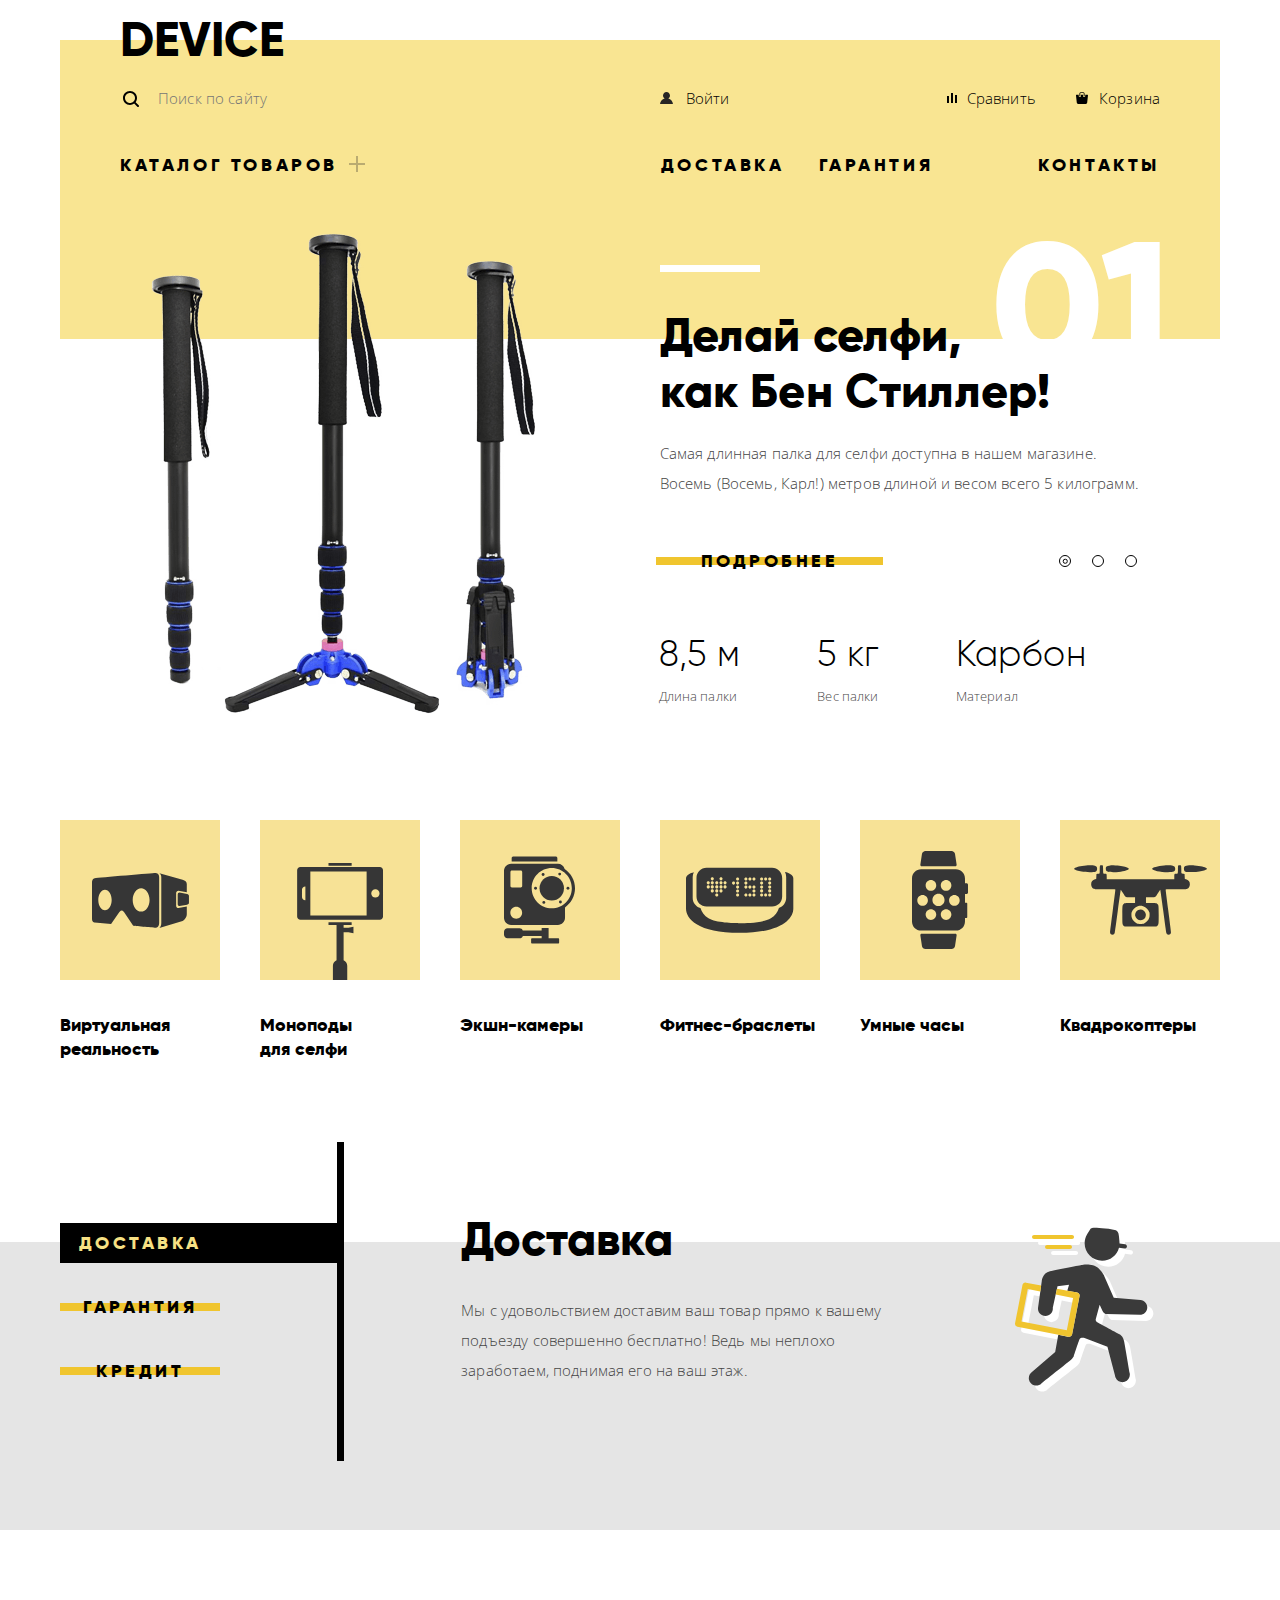
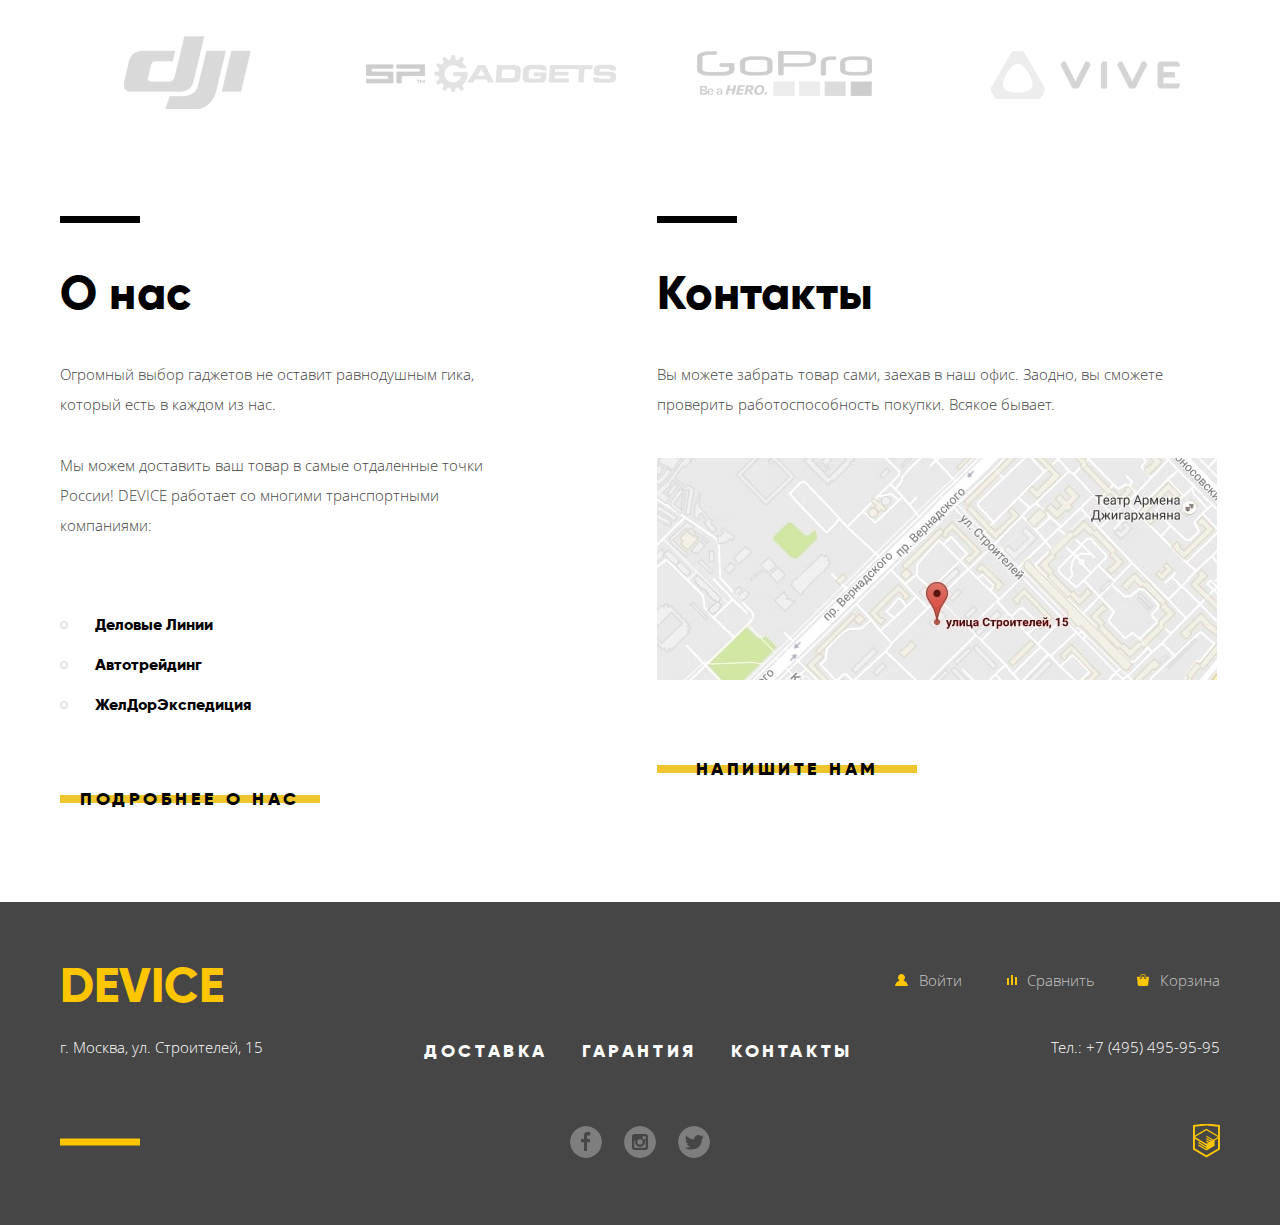
<file: index.html>
<!DOCTYPE html>
<html lang="ru">

<head>
  <meta charset="utf-8">
  <title>HTML Academy: Девайс</title>
  <link href="css/normalize-min.css" rel="stylesheet">
  <link href="css/style-min.css" rel="stylesheet">
</head>

<body class="index">
  <div class="inner">
    <header class="main-header">
      <div class="flex-container">
        <a class="page-header__logo logo">
          <h1>Device</h1>
        </a>
        <div class="navigation flex-container">
          <form class="search" name="search" method="POST" action="https://echo.htmlacademy.ru">
            <input type='text' name="search" class="search__input" id="search" required placeholder="Поиск по сайту">
            <button type="submit" class="search__button">Найти</button>
          </form>
          <div class="navigation__container flex-container">
            <ul class="user-menu flex-container">
              <li class="user-menu__login">
                <a href="#">Войти</a>
              </li>
            </ul>
            <ul class="products-menu flex-container">
              <li class="products-menu__item products-menu__item--compare">
                <a href="#">Сравнить</a>
              </li>
              <li class="products-menu__item products-menu__item--cart">
                <a href="#">Корзина</a>
              </li>
            </ul>
          </div>
        </div>
      </div>
      <nav class="main-nav flex-container">
        <div class="main-nav__catalog">
          <a href="catalog.html" class="main-nav__title">Каталог товаров</a>
          <div class="site-menu flex-container">
            <ul class="site-menu__column">
              <li class="site-menu__item">
                <a href="#">Виртуальная реальность</a>
              </li>
              <li class="site-menu__item">
                <a href="catalog.html">Моноподы для селфи</a>
              </li>
              <li class="site-menu__item">
                <a href="#">Экшн-камеры</a>
              </li>
            </ul>
            <ul class="site-menu__column">
              <li class="site-menu__item">
                <a href="#">Фитнес-браслеты</a>
              </li>
              <li class="site-menu__item">
                <a href="#">Умные часы</a>
              </li>
            </ul>
            <ul class="site-menu__column">
              <li class="site-menu__item">
                <a href="#">Квадрокоптеры</a>
              </li>
            </ul>
          </div>
        </div>
        <ul class="about flex-container">
          <li class="about__item">
            <a href="#">Доставка</a>
          </li>
          <li class="about__item">
            <a href="#">Гарантия</a>
          </li>
          <li class="about__item about__item--contacts">
            <a href="#">Контакты</a>
          </li>
        </ul>
      </nav>
    </header>
  </div>
  <main class="main">
    <div class="inner">
      <section class="slider">
        <span class="visually-hidden">Кпопки для перехода по слайдам</span>
        <input type="radio" id="btn-1" name="toggle" checked class="btn-1 visually-hidden">
        <input type="radio" id="btn-2" name="toggle" class="btn-2 visually-hidden">
        <input type="radio" id="btn-3" name="toggle" class="btn-3 visually-hidden">
        <div class="slider__controls">
          <label class="slider__control" for="btn-1">
            <span class="visually-hidden">1</span>
          </label>
          <label class="slider__control" for="btn-2">
            <span class="visually-hidden">2</span>
          </label>
          <label class="slider__control" for="btn-3">
            <span class="visually-hidden">3</span>
          </label>
        </div>
        <div class="slider__inner">
          <div class="slider__items">
            <article class="slider__slide flex-container">
              <div class="slider__column slider__column--image">
                <img src="img/selfie-stick.png" alt="Самая длинная селфи-палка" width="384" height="486">
              </div>
              <div class="slider__column slider__column--content">
                <h2 class="slider__title">Делай селфи,
                  <br>как Бен Стиллер!
                </h2>
                <p class="slider__caption">Самая длинная палка для селфи доступна в нашем магазине. Восемь (Восемь, Карл!) метров длиной и весом всего 5 килограмм.
                </p>
                <a href="#" class="slider__link link">
                  <span>Подробнее</span>
                </a>
                <table class="slider__qualities">
                  <tbody>
                    <tr class="slider__quality">
                      <td class="slider__description">Длина палки</td>
                      <td class="slider__quantity">8,5 м</td>
                    </tr>
                    <tr class="slider__quality">
                      <td class="slider__description">Вес палки</td>
                      <td class="slider__quantity">5 кг</td>
                    </tr>
                    <tr class="slider__quality">
                      <td class="slider__description">Материал</td>
                      <td class="slider__quantity">Карбон</td>
                    </tr>
                  </tbody>
                </table>
              </div>
            </article>
            <article class="slider__slide flex-container">
              <div class="slider__column slider__column--image">
                <img src="img/fitness-weightloss.png" alt="Фитнес-браслет" width="345" height="485">
              </div>
              <div class="slider__column slider__column--content">
                <h2 class="slider__title">Худеем
                  <br>правильно!
                </h2>
                <p class="slider__caption">Мотивирующие фитнес-браслеты помогут найти в себе силы не пропускать занятия и соблюдать диету.
                </p>
                <a href="#" class="slider__link link">
                  <span>Подробнее</span>
                </a>
                <table class="slider__qualities">
                  <tbody>
                    <tr class="slider__quality">
                      <td class="slider__description">Без подзарядки</td>
                      <td class="slider__quantity">48 часов</td>
                    </tr>
                  </tbody>
                </table>
              </div>
            </article>
            <article class="slider__slide flex-container">
              <div class="slider__column slider__column--image">
                <img src="img/drone-bee.png" alt="Дрон с мощным лазером" width="526" height="334">
              </div>
              <div class="slider__column slider__column--content">
                <h2 class="slider__title">Порхает как бабочка, жалит как пчела!
                </h2>
                <p class="slider__caption">Этот обычный, на первый взгляд, квадрокоптер оснащен мощным лазером, замаскированным под стандартную камеру.
                </p>
                <a href="#" class="slider__link link">
                  <span>Подробнее</span>
                </a>
                <table class="slider__qualities">
                  <tbody>
                    <tr class="slider__quality">
                      <td class="slider__description">Дальность полета</td>
                      <td class="slider__quantity">800 м</td>
                    </tr>
                    <tr class="slider__quality">
                      <td class="slider__description">Радиус поражения</td>
                      <td class="slider__quantity">50 м</td>
                    </tr>
                  </tbody>
                </table>
              </div>
            </article>
          </div>
        </div>
      </section>
      <section class="popular">
        <ul class="popular__items flex-container">
          <li class="popular__item popular__item--vr">
            <a href="#" class="popular__caption">Виртуальная реальность</a>
          </li>
          <li class="popular__item popular__item--selfie">
            <a href="#" class="popular__caption">Моноподы для селфи</a>
          </li>
          <li class="popular__item popular__item--action">
            <a href="#" class="popular__caption">Экшн-камеры</a>
          </li>
          <li class="popular__item popular__item--fitness">
            <a href="#" class="popular__caption">Фитнес-браслеты</a>
          </li>
          <li class="popular__item popular__item--smart">
            <a href="#" class="popular__caption">Умные часы</a>
          </li>
          <li class="popular__item popular__item--drone">
            <a href="#" class="popular__caption">Квадрокоптеры</a>
          </li>
        </ul>
      </section>
    </div>
    <section class="services">
      <div class="inner flex-container">
        <input type="radio" id="services-1" name="toggle_services" checked class="services-1 visually-hidden">
        <input type="radio" id="services-2" name="toggle_services" class="services-2 visually-hidden">
        <input type="radio" id="services-3" name="toggle_services" class="services-3 visually-hidden">
        <div class="services__names">
          <label class="services__name link" for="services-1">
            <span>Доставка</span>
          </label>
          <label class="services__name link" for="services-2">
            <span>Гарантия</span>
          </label>
          <label class="services__name link" for="services-3">
            <span>Кредит</span>
          </label>
        </div>
        <div class="services__inner">
          <ul class="services__items">
            <li class="services__item services__item--delivery">
              <div class="services__content">
                <h3 class="services__title">Доставка</h3>
                <p class="services__caption">Мы с удовольствием доставим ваш товар прямо к вашему подъезду совершенно бесплатно! Ведь мы неплохо заработаем, поднимая его на ваш этаж.</p>
              </div>
            </li>
            <li class="services__item services__item--warranty">
              <div class="services__content">
                <h3 class="services__title">Гарантия</h3>
                <p class="services__caption">Если из-за возгорания купленного у нас товара у вас сгорит дом — не переживайте, мы выдадим вам новый. Товар, не дом, конечно же.</p>
              </div>
            </li>
            <li class="services__item services__item--loan">
              <div class="services__content">
                <h3 class="services__title">Кредит</h3>
                <p class="services__caption">Залезть в долговую яму стало проще! Кредитные консультанты подберут для вас наиболее выгодные условия кредита. Выгодные для нашего банка, разумеется.</p>
              </div>
            </li>
          </ul>
        </div>
      </div>
    </section>
    <div class="inner">
      <section class="logos">
        <a href="#" class="logos__link logos__link--dji">
          <img src="img/logo_dji.png" alt="Производитель Dji" width="260" height="100" class="logos__idle">
          <img src="img/logo_dji_color.png" alt="Производитель Dji" width="260" height="100" class="logos__active">
        </a>
        <a href="#" class="logos__link logos__link--sp">
          <img src="img/logo_sp.png" alt="Производитель s7 gadgets" width="260" height="100" class="logos__idle">
          <img src="img/logo_sp_color.png" alt="Производитель s7 gadgets" width="260" height="100" class="logos__active">
        </a>
        <a href="#" class="logos__link logos__link--gopro">
          <img src="img/logo_go_pro.png" alt="Производитель Go Pro" width="260" height="100" class="logos__idle">
          <img src="img/logo_go_pro_color.png" alt="Производитель Go Pro" width="260" height="100" class="logos__active">
        </a>
        <a href="#" class="logos__link logos__link--vive">
          <img src="img/logo_vive.png" alt="Производитель Vive" width="260" height="100" class="logos__idle">
          <img src="img/logo_vive_color.png" alt="Производитель Vive" width="260" height="100" class="logos__active">
        </a>
      </section>
      <section class="info">
        <section class="description">
          <h2 class="description__header">О нас</h2>
          <p class="description__content">Огромный выбор гаджетов не оставит равнодушным гика, который есть в каждом из
            нас.</p>
          <p class="description__content">Мы можем доставить ваш товар в самые отдаленные точки России! DEVICE работает со многими транспортными компаниями:</p>
          <ul class="description__list">
            <li class="description__item">
              <a href="#">Деловые Линии</a>
            </li>
            <li class="description__item">
              <a href="#">Автотрейдинг</a>
            </li>
            <li class="description__item">
              <a href="#">ЖелДорЭкспедиция</a>
            </li>
          </ul>
          <a href="#" class="link description__link">
            <span>Подробнее о нас</span>
          </a>
        </section>
        <section class="description">
          <h2 class="description__header">Контакты</h2>
          <p class="description__content">Вы можете забрать товар сами, заехав в наш офис. Заодно, вы сможете проверить работоспособность покупки. Всякое бывает.</p>
          <a href="map.html" class="description__map js-map-btn">
            <img src="img/map_small.jpg" alt="Офис компании по адресу: улица Строителей, 15" width="560" height="222">
          </a>
          <a href="write_us.html" class="link description__link js-feedback-btn">
            <span>Напишите нам</span>
          </a>
        </section>
      </section>
    </div>
  </main>
  <footer class="footer">
    <div class="inner">
      <section class="footer__products flex-container">
        <a class="footer__logo">
          <h2>Device</h2>
        </a>
        <ul class="footer__navigation">
          <li class="footer__navigation-item footer__navigation-item--login">
            <a href="#">Войти</a>
          </li>
          <li class="footer__navigation-item footer__navigation-item--compare">
            <a href="#">Сравнить</a>
          </li>
          <li class="footer__navigation-item footer__navigation-item--cart">
            <a href="#">Корзина</a>
          </li>
        </ul>
      </section>
      <section class="footer__about flex-container">
        <span class="footer__address">г. Москва, ул. Строителей, 15 </span>
        <ul class="footer__services flex-container">
          <li class="footer__services-item">
            <a href="#">Доставка</a>
          </li>
          <li class="footer__services-item">
            <a href="#">Гарантия</a>
          </li>
          <li class="footer__services-item">
            <a href="#">Контакты</a>
          </li>
        </ul>
        <span class="footer__tel">Тел.:
          <a href="tel:+74954959595">+7 (495) 495-95-95</a>
        </span>
      </section>
      <section class="footer__links flex-container">
        <ul class="footer__socials flex-container">
          <li class="footer__social footer__social--fb">
            <a href="#">
              <span class="visually-hidden">Facebook</span>
            </a>
          </li>
          <li class="footer__social footer__social--insta">
            <a href="#">
              <span class="visually-hidden">Instagram</span>
            </a>
          </li>
          <li class="footer__social footer__social--tw">
            <a href="#">
              <span class="visually-hidden">Twitter</span>
            </a>
          </li>
        </ul>
        <a href="https://htmlacademy.ru/intensive/htmlcss" class="footer__creator">
          <img src="img/logo_htmlacademy.svg" alt="Лого школы Htmlacademy" width="27" height="35">
        </a>
      </section>
    </div>
  </footer>
  <section class="modal modal--map js-map-container">
    <button type="button" name="close_popup" class="close js-close">
      <span class="visually-hidden">Закрыть попап</span>
    </button>
    <h2 class="visually-hidden">Как до нас добраться</h2>
    <iframe src="https://www.google.com/maps/embed?pb=!1m18!1m12!1m3!1d2249.1125488779976!2d37.52742931592807!3d55.687030980535816!2m3!1f0!2f0!3f0!3m2!1i1024!2i768!4f13.1!3m3!1m2!1s0x46b54cf65f5c8955%3A0x694710ccd55501e!2sUlitsa+Stroiteley%2C+15%2C+Moskva%2C+119311!5e0!3m2!1sen!2sru!4v1536131745288"
      width="960" height="559" allowfullscreen></iframe>
    <img src="img/map.jpg" alt="Офис компании по адресу: улица Строителей, 15" width="960" height="559">
  </section>
  <section class="modal modal--feedback js-feedback-container">
    <form class="feedback js-feedback-form" name="feedback" method="POST" action="https://echo.htmlacademy.ru">
      <button type="button" name="close_popup" class="close js-close">
        <span class="visually-hidden">Закрыть попап</span>
      </button>
      <div class="feedback__top flex-container">
        <label class="feedback__label">Ваше имя:
          <input id="name" class="feedback__input js-feedback-name" type="text" name="name" placeholder="Имя Фамилия">
        </label>
        <label class="feedback__label">Ваш e-mail:
          <input id="email" class="feedback__input js-feedback-email" type="email" name="email" placeholder="email@example.com">
        </label>
      </div>
      <label class="feedback__label">Текст письма:
        <textarea id="text" class="feedback__input js-feedback-text" name="feedback_text" placeholder="В свободной форме"></textarea>
      </label>
      <button type="submit" class="feedback__link link">
        <span>Отправить</span>
      </button>
    </form>
  </section>
  <script src="js/scripts-min.js"></script>
</body>

</html>
</file>
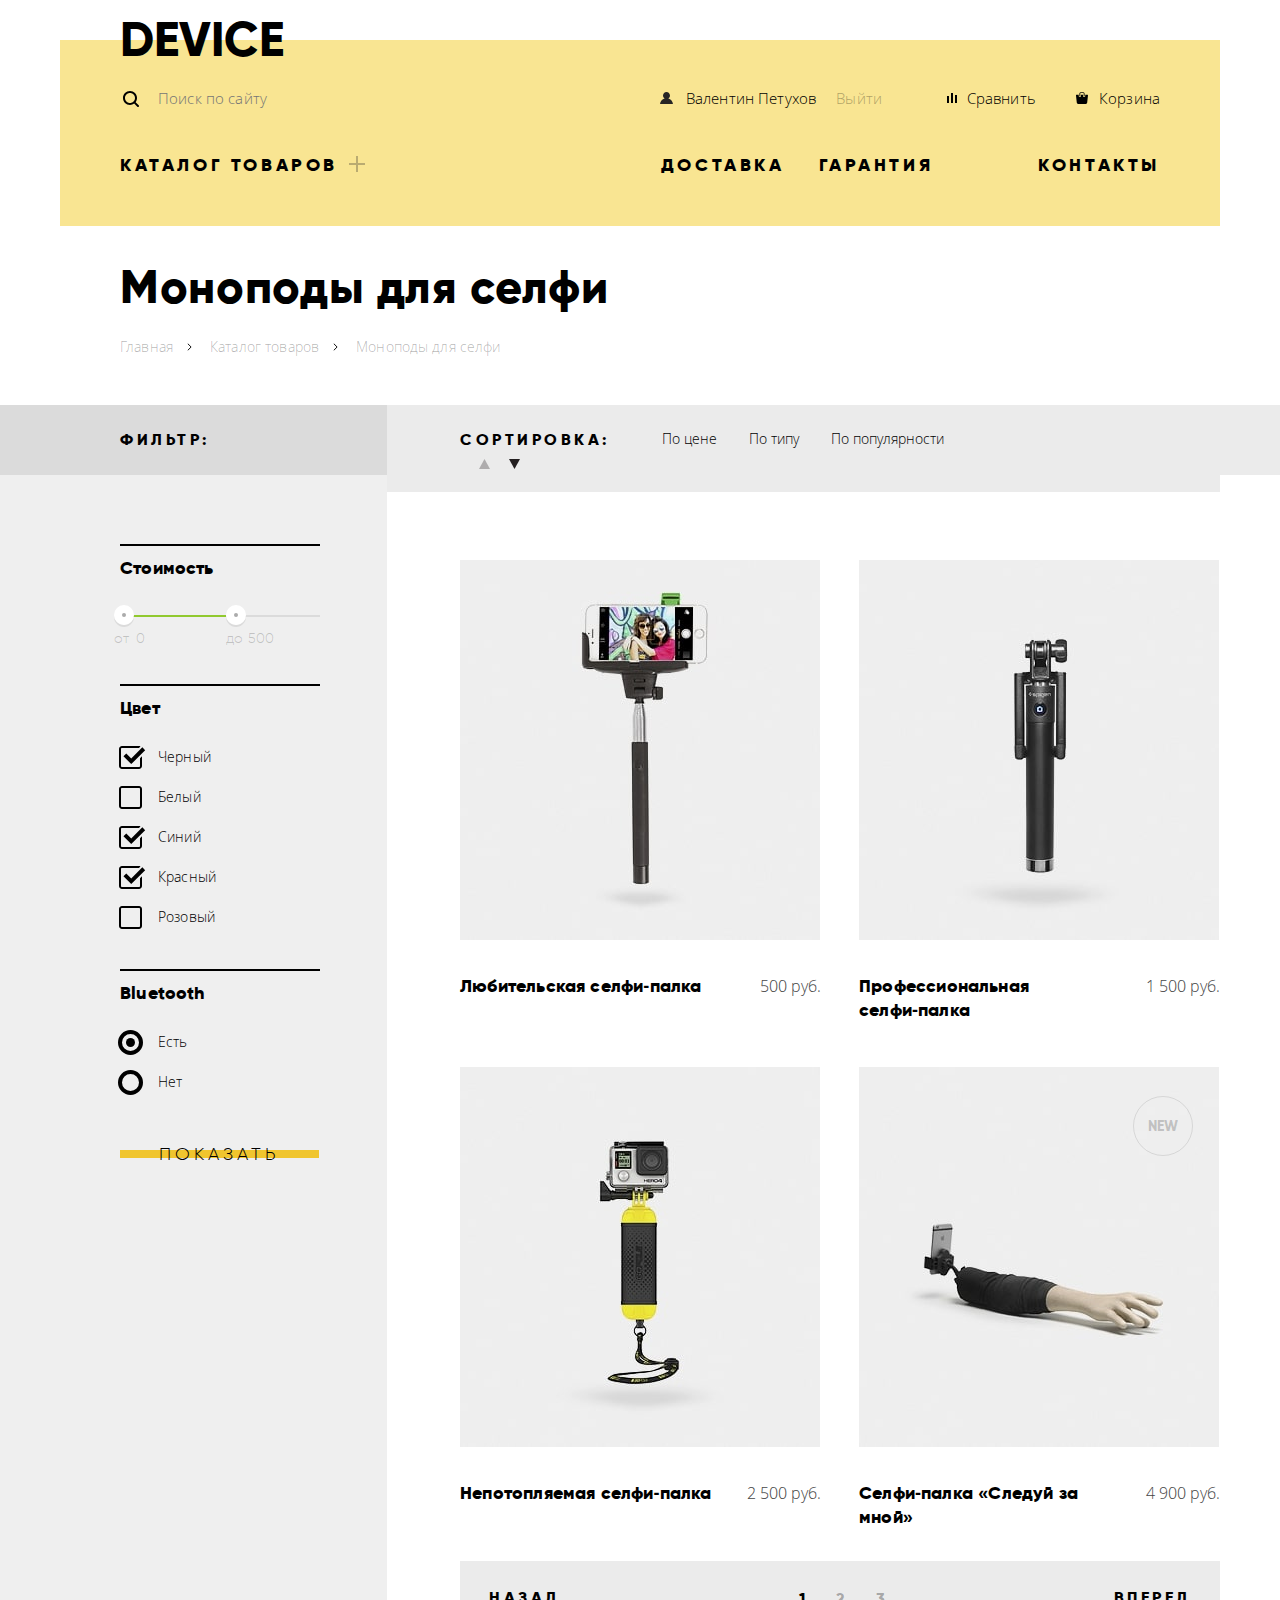
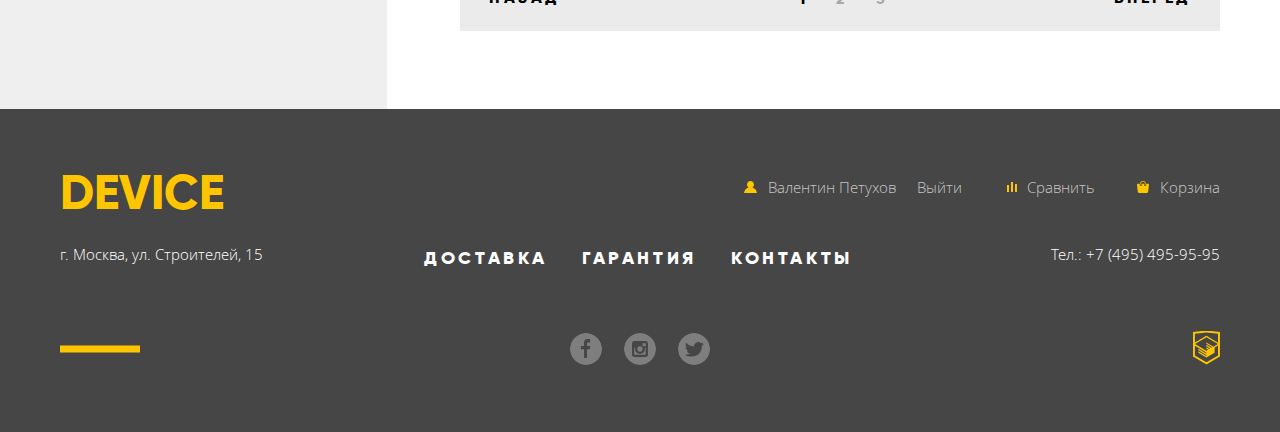
<file: catalog.html>
<!DOCTYPE html>
<html lang="ru">

<head>
  <meta charset="utf-8">
  <title>HTML Academy: Девайс Каталог</title>
  <link href="css/normalize-min.css" rel="stylesheet">
  <link href="css/style-min.css" rel="stylesheet">
</head>
<body class="catalog">
  <div class="inner">
    <header class="main-header">
      <div class="flex-container">
        <a href="index.html" class="page-header__logo logo">
          <h2>Device</h2>
        </a>
        <div class="navigation flex-container">
          <form class="search" name="search" method="POST" action="https://echo.htmlacademy.ru">
            <input type='text' name="search" class="search__input" id="search" required placeholder="Поиск по сайту">
            <button type="submit" class="search__button">Найти</button>
          </form>
          <div class="navigation__container flex-container">
            <ul class="user-menu flex-container">
              <li class="navigation__account">
                <a href="#">Валентин Петухов</a>
              </li>
              <li class="user-menu__logout">
                <a href="#">Выйти</a>
              </li>
            </ul>
            <ul class="products-menu flex-container">
              <li class="products-menu__item products-menu__item--compare">
                <a href="#">Сравнить</a>
              </li>
              <li class="products-menu__item products-menu__item--cart">
                <a href="#">Корзина</a>
              </li>
            </ul>
          </div>
        </div>
      </div>
      <nav class="main-nav flex-container">
        <div class="main-nav__catalog">
          <a href="catalog.html" class="main-nav__title">Каталог товаров</a>
          <div class="site-menu">
            <ul class="site-menu__column">
              <li class="site-menu__item">
                <a href="#">Виртуальная реальность</a>
              </li>
              <li class="site-menu__item">
                <a href="catalog.html">Моноподы для селфи</a>
              </li>
              <li class="site-menu__item">
                <a href="#">Экшн-камеры</a>
              </li>
            </ul>
            <ul class="site-menu__column">
              <li class="site-menu__item">
                <a href="#">Фитнес-браслеты</a>
              </li>
              <li class="site-menu__item">
                <a href="#">Умные часы</a>
              </li>
            </ul>
            <ul class="site-menu__column">
              <li class="site-menu__item">
                <a href="#">Квадрокоптеры</a>
              </li>
            </ul>
          </div>
        </div>
        <ul class="about flex-container">
          <li class="about__item">
            <a href="#">Доставка</a>
          </li>
          <li class="about__item">
            <a href="#">Гарантия</a>
          </li>
          <li class="about__item about__item--contacts">
            <a href="#">Контакты</a>
          </li>
        </ul>
      </nav>
    </header>
  </div>
  <main class="main">
    <div class="inner">
      <h1 class="page-title">Моноподы для селфи</h1>
      <section class="breadcrumbs">
        <ul class="breadcrumbs__list flex-container">
          <li class="breadcrumbs__item">
            <a href="index.html">Главная</a>
          </li>
          <li class="breadcrumbs__item">
            <a href="#">Каталог товаров</a>
          </li>
          <li class="breadcrumbs__item">
            <a href="#">Моноподы для селфи</a>
          </li>
        </ul>
      </section>
    </div>
    <div class="products">
      <div class="inner flex-container">
        <section class="filters">
          <h2 class="filters__title">Фильтр:</h2>
          <form class="filters__form" name="filters" method="POST" action="https://echo.htmlacademy.ru">
            <fieldset>
              <label class="catalog__caption">Стоимость</label>
              <div class="range">
                <p class="range__line">
                  <span class="range__button range__button--min">
                    <span class="range__label">от
                      <input type="text" name="min_price" value="0" class="range__input">
                    </span>
                  </span>
                  <span class="range__button range__button--max">
                    <span class="range__label">до
                      <input type="text" name="max_price" value="500" class="range__input">
                    </span>
                  </span>
                </p>
              </div>
            </fieldset>
            <fieldset>
              <span class="catalog__caption">Цвет</span>
              <label class="catalog__label checkbox">
                <input type="checkbox" name="color" checked value="black" class="checkbox__input visually-hidden">
                <span class="checkbox__name">Черный</span>
              </label>
              <label class="catalog__label checkbox">
                <input type="checkbox" name="color" value="white" class="checkbox__input visually-hidden">
                <span class="checkbox__name">Белый</span>
              </label>
              <label class="catalog__label checkbox">
                <input type="checkbox" name="color" checked value="blue" class="checkbox__input visually-hidden">
                <span class="checkbox__name">Синий</span>
              </label>
              <label class="catalog__label checkbox">
                <input type="checkbox" name="color" checked value="red" class="checkbox__input visually-hidden">
                <span class="checkbox__name">Красный</span>
              </label>
              <label class="catalog__label checkbox">
                <input type="checkbox" name="color" value="pink" class="checkbox__input visually-hidden">
                <span class="checkbox__name">Розовый</span>
              </label>
            </fieldset>
            <fieldset>
              <span class="catalog__caption">Bluetooth</span>
              <label class="catalog__label radio">
                <input type="radio" name="bluetooth" checked value="yes" class="radio__input visually-hidden">
                <span class="radio__name">Есть</span>
              </label>
              <label class="catalog__label radio">
                <input type="radio" name="bluetooth" value="no" class="radio__input visually-hidden">
                <span class="radio__name">Нет</span>
              </label>
            </fieldset>
            <button type="submit" class="filters__button link">
              <span>Показать</span>
            </button>
          </form>
        </section>
        <section class="results">
          <div class="sorting flex-container">
            <h2 class="sorting__title">Сортировка:</h2>
            <ul class="sorting__items flex-container">
              <li class="sorting__item active">
                <a href="#">По цене</a>
              </li>
              <li class="sorting__item">
                <a href="#">По типу</a>
              </li>
              <li class="sorting__item">
                <a href="#">По популярности</a>
              </li>
            </ul>
            <ul class="sorting__direction flex-container">
              <li class="sorting__arrow sorting__arrow--up">
                <a href="#">
                  <span class="visually-hidden">По возрастанию</span>
                </a>
              </li>
              <li class=" sorting__arrow sorting__arrow--down active">
                <a href="#">
                  <span class="visually-hidden">По убыванию</span>
                </a>
              </li>
            </ul>
          </div>
          <section class="results__products flex-container">
            <article class="results__product">
              <img src="img/amateur-selfie-stick.jpg" alt="Любительская селфи-палка" width="360" height="380">
              <p class="results__products-about flex-container">
                <a href="#" class="results__products-name">Любительская селфи&#8209;палка</a>
                <span class="results__products-price">500 руб.</span>
              </p>
              <ul class="results__products-overlay">
                <li class="results__products-cart">
                  <a href="#" class="link">
                    <span>В корзину</span>
                  </a>
                </li>
                <li class="results__products-compare">
                  <a href="#">Добавить к сравнению</a>
                </li>
              </ul>
            </article>
            <article class="results__product">
              <img src="img/profi-selfie-stick.jpg" alt="Профессиональная селфи-палка" width="360" height="380">
              <p class="results__products-about flex-container">
                <a href="#" class="results__products-name">Профессиональная селфи&#8209;палка</a>
                <span class="results__products-price">1 500 руб.</span>
              </p>
              <ul class="results__products-overlay">
                <li class="results__products-cart">
                  <a href="#" class="link">
                    <span>В корзину</span>
                  </a>
                </li>
                <li class="results__products-compare">
                  <a href="#">Добавить к сравнению</a>
                </li>
              </ul>
            </article>
            <article class="results__product">
              <img src="img/waterproof-selfie-stick.jpg" alt="Непотопляемая селфи-палка" width="360" height="380">
              <p class="results__products-about flex-container">
                <a href="#" class="results__products-name">Непотопляемая селфи&#8209;палка</a>
                <span class="results__products-price">2 500 руб.</span>
              </p>
              <ul class="results__products-overlay">
                <li class="results__products-cart">
                  <a href="#" class="link">
                    <span>В корзину</span>
                  </a>
                </li>
                <li class="results__products-compare">
                  <a href="#">Добавить к сравнению</a>
                </li>
              </ul>
            </article>
            <article class="results__product">
              <span class="results__products-label">new</span>
              <img src="img/hand-selfie-stick.jpg" alt="Селфи-палка «Следуй за мной»" width="360" height="380">
              <p class="results__products-about flex-container">
                <a href="#" class="results__products-name">Селфи&#8209;палка «Следуй за мной»</a>
                <span class="results__products-price">4 900 руб.</span>
              </p>
              <ul class="results__products-overlay">
                <li class="results__products-cart">
                  <a href="#" class="link">
                    <span>В корзину</span>
                  </a>
                </li>
                <li class="results__products-compare">
                  <a href="#">Добавить к сравнению</a>
                </li>
              </ul>
            </article>
          </section>
          <section class="pagination flex-container">
            <h2 class="visually-hidden">Пагинация</h2>
            <a href="#" class="pagination__btn">Назад</a>
            <ul class="pagination__list flex-container">
              <li class="pagination__page active">
                <a href="#">1</a>
              </li>
              <li class="pagination__page">
                <a href="#">2</a>
              </li>
              <li class="pagination__page">
                <a href="#">3</a>
              </li>
            </ul>
            <a href="#" class="pagination__btn">Вперед</a>
          </section>
        </section>
      </div>
    </div>
  </main>
  <footer class="footer">
    <div class="inner">
      <section class="footer__products flex-container">
        <a href="index.html" class="footer__logo">
          <h2>Device</h2>
        </a>
        <ul class="footer__navigation">
          <li class="footer__navigation-item footer__navigation-item--account">
            <a href="#">Валентин Петухов</a>
          </li>
          <li class="footer__navigation-item footer__navigation-item--logout">
            <a href="#">Выйти</a>
          </li>
          <li class="footer__navigation-item footer__navigation-item--compare">
            <a href="#">Сравнить</a>
          </li>
          <li class="footer__navigation-item footer__navigation-item--cart">
            <a href="#">Корзина</a>
          </li>
        </ul>
      </section>
      <section class="footer__about flex-container">
        <span class="footer__address">г. Москва, ул. Строителей, 15 </span>
        <ul class="footer__services flex-container">
          <li class="footer__services-item">
            <a href="#">Доставка</a>
          </li>
          <li class="footer__services-item">
            <a href="#">Гарантия</a>
          </li>
          <li class="footer__services-item">
            <a href="#">Контакты</a>
          </li>
        </ul>
        <span class="footer__tel">Тел.:
          <a href="tel:+74954959595">+7 (495) 495-95-95</a>
        </span>
      </section>
      <section class="footer__links flex-container">
        <ul class="footer__socials flex-container">
          <li class="footer__social footer__social--fb">
            <a href="#">
              <span class="visually-hidden">Facebook</span>
            </a>
          </li>
          <li class="footer__social footer__social--insta">
            <a href="#">
              <span class="visually-hidden">Instagram</span>
            </a>
          </li>
          <li class="footer__social footer__social--tw">
            <a href="#">
              <span class="visually-hidden">Twitter</span>
            </a>
          </li>
        </ul>
        <a href="https://htmlacademy.ru/intensive/htmlcss" class="footer__creator">
          <img src="img/logo_htmlacademy.svg" alt="Лого школы Htmlacademy" width="27" height="35">
        </a>
      </section>
    </div>
  </footer>
</body>

</html>
</file>
<file: css/style-min.css>
@font-face{font-family:'Gilroy';src:url(../fonts/gilroyextrabold.woff2) format('woff2'),url(../fonts/gilroyextrabold.woff) format('woff');font-weight:800;unicode-range:U+0020-0491}@font-face{font-family:'Gilroy';src:url(../fonts/gilroylight.woff2) format('woff2'),url(../fonts/gilroylight.woff) format('woff');font-weight:300;unicode-range:U+0020-0491}@font-face{font-family:'Open Sans';src:url(../fonts/OpenSans-Regular.woff2) format('woff2'),url(../fonts/OpenSans-Regular.woff) format('woff');font-weight:400;unicode-range:U+0020-2212}@font-face{font-family:'Open Sans';src:url(../fonts/OpenSans-Light.woff2) format('woff2'),url(../fonts/OpenSans-Light.woff) format('woff');font-weight:300;unicode-range:U+0020-2212}html{-webkit-box-sizing:border-box;box-sizing:border-box}*,*::before,*::after{-webkit-box-sizing:inherit;box-sizing:inherit}body{font-family:'Gilroy',Arial,sans-serif;font-size:18px;line-height:24px;font-weight:800;color:black;position:relative;min-width:1200px}a{text-decoration:none;color:black}.visually-hidden{position:absolute;clip:rect(0 0 0 0);width:1px;height:1px;margin:-1px}a:hover{opacity:.6}a:active{opacity:.3}.inner{max-width:1200px;margin:0 auto;padding:0 20px}.flex-container{display:-webkit-box;display:-ms-flexbox;display:flex;-webkit-box-pack:justify;-ms-flex-pack:justify;justify-content:space-between;-ms-flex-wrap:wrap;flex-wrap:wrap}.logo h1,.logo h2{font-size:48px;line-height:48px;text-transform:uppercase;margin:10px 0}.index .logo:hover,.index .logo:active{color:black;opacity:1}.main-header{padding:6px 60px 20px;position:relative;background-color:#F9E592;-webkit-box-shadow:inset 0 40px white;box-shadow:inset 0 40px white}.navigation{font-family:'Open Sans',Arial,sans-serif;font-weight:300;font-size:15px;line-height:30px;color:black;letter-spacing:.15px;width:100%;padding:0 0 1px}.search{width:42.4%;position:relative;display:-webkit-box;display:-ms-flexbox;display:flex;position:relative}.search:before{position:absolute;width:16px;height:16px;content:"";left:3px;top:50%;-webkit-transform:translateY(-50%);-ms-transform:translateY(-50%);transform:translateY(-50%);background-image:url(../img/search.svg);background-size:cover;background-repeat:no-repeat}.navigation__container{width:48%;padding-top:9px}.user-menu__logout a{opacity:.3}.user-menu__logout a:hover{opacity:.6}.user-menu__logout a:active{opacity:.3}.search__input{color:black;border:0;background-color:transparent;font-family:'Open Sans',Arial,sans-serif;font-weight:300;font-size:15px;line-height:30px;letter-spacing:.15px;padding:0 100px 0 38px;-webkit-box-flex:1;-ms-flex-positive:1;flex-grow:1;height:49px;border-bottom:2px solid transparent}.search__button{border:2px solid black;height:49px;font-family:'Open Sans',Arial,sans-serif;font-size:15px;line-height:30px;color:black;background-color:transparent;outline:none;min-width:85px;display:none;cursor:pointer;font-weight:300;position:absolute;right:0;bottom:0}.search__input:focus,.search__input:valid{border-bottom-color:black;outline:none}.search__input:focus+.search__button{display:block}.search__button:active{display:block}.search__input:valid+.search__button{display:block}.search__input::-webkit-input-placeholder,.search__input::-moz-placeholder,.search__input:-ms-input-placeholder,.search__input:-moz-placeholder{color:rgba(0,0,0,.3)}.search__input:hover::-webkit-input-placeholder,.search__input:hover::-moz-placeholder,.search__input:hover:-ms-input-placeholder,.search__input:hover:-moz-placeholder{color:rgba(0,0,0,.6)}.search__button:hover{background-color:black;color:white}.search__button:active{background-color:black;color:rgba(255,255,255,.3)}.user-menu,.products-menu{list-style:none;padding:0;margin:0}.products-menu__item a{padding-left:23px;margin-left:40px;position:relative}.products-menu__item a:before{position:absolute;left:0;top:50%;-webkit-transform:translateY(-50%);-ms-transform:translateY(-50%);transform:translateY(-50%);background-size:cover;background-repeat:no-repeat;content:""}.products-menu__item--compare a:before{background-image:url(../img/compare.svg);width:10px;height:10px;left:3px}.products-menu__item--cart a:before{background-image:url(../img/cart.svg);width:12px;height:12px}.user-menu__login a{padding-left:25px;margin-right:40px;position:relative}.navigation__account a{padding-left:25px;margin-right:20px;position:relative}.user-menu__login a:before,.navigation__account a:before{position:absolute;left:-1px;top:50%;-webkit-transform:translateY(-50%);-ms-transform:translateY(-50%);transform:translateY(-50%);background-size:cover;background-repeat:no-repeat;content:"";background-image:url(../img/user.svg);width:13px;height:12px}.main-nav{font-size:18px;line-height:24px;padding:29px 0}.main-nav__title,.about__item{text-transform:uppercase;letter-spacing:3.6px}.main-nav__title{position:relative;padding-right:27px}.main-nav__title::after{position:absolute;right:0;top:47%;-webkit-transform:translateY(-50%);-ms-transform:translateY(-50%);transform:translateY(-50%);content:"";width:16px;height:16px;background-image:url(../img/plus.svg);background-repeat:no-repeat;background-size:cover}.main-nav__catalog{width:40%;position:relative}.about{width:48%}.about,.site-menu__column{list-style:none;padding:0;margin:0}.about__item--contacts{margin-left:71px}.site-menu{font-family:'Open Sans',Arial,sans-serif;font-weight:300;font-size:15px;line-height:36px;letter-spacing:.15px;position:absolute;left:-60px;right:-60px;top:100%;width:100vw;max-width:1160px;background-color:#F9E592;-webkit-box-pack:start;-ms-flex-pack:start;justify-content:flex-start;padding:20px 60px 33px;display:none}.site-menu__column{padding-right:60px;min-width:200px}.main-nav__title:hover~.site-menu{display:-webkit-box;display:-ms-flexbox;display:flex;z-index:200}.main-nav__title:focus~.site-menu{display:-webkit-box;display:-ms-flexbox;display:flex;z-index:200}.main-nav__catalog:focus-within .site-menu{display:-webkit-box;display:-ms-flexbox;display:flex;z-index:200}.main{position:relative;z-index:10}.slider{position:relative;-webkit-box-shadow:inset 0 113px 0 #F9E592;box-shadow:inset 0 113px 0 #F9E592}.slider__inner{overflow:hidden}.slider__items{width:300%;display:-webkit-box;display:-ms-flexbox;display:flex;counter-reset:slide 0}.slider__slide{padding:0 50px 0 60px;position:relative;display:-webkit-inline-box;display:-ms-inline-flexbox;display:inline-flex;width:1160px}.slider__slide:after{position:absolute;font-size:179px;line-height:179px;color:white;position:absolute;right:48px;top:-10px;counter-increment:slide;content:"0"counter(slide)}.slider__column{width:49%;position:relative}.slider__column--image{width:42.5%;display:-webkit-box;display:-ms-flexbox;display:flex;-webkit-box-align:center;-ms-flex-align:center;align-items:center;-webkit-box-pack:center;-ms-flex-pack:center;justify-content:center;margin-top:-44px}.slider__column--content{padding-right:10px;padding-top:60px}.slider__title{font-size:47px;line-height:56px;letter-spacing:.17px;margin:21px 0 19px;padding-left:4px;position:relative;z-index:50}.slider__title:before{position:absolute;left:4px;top:-42px;width:100px;height:7px;background-color:white;content:""}.slider__caption{font-family:'Open Sans',Arial,sans-serif;font-weight:300;font-size:15px;line-height:30px;letter-spacing:.15px;color:#464646;margin:10px 0 51px;padding-left:4px;padding-right:10px}.slider__qualities{margin:54px 0;width:100%}.slider__qualities tbody{display:-webkit-box;display:-ms-flexbox;display:flex}.slider__quality{display:-webkit-box;display:-ms-flexbox;display:flex;-webkit-box-orient:vertical;-webkit-box-direction:reverse;-ms-flex-direction:column-reverse;flex-direction:column-reverse;margin-right:75px}.slider__quality:last-child{margin-right:0}.slider__description{font-family:'Open Sans',Arial,sans-serif;font-weight:300;font-size:13px;line-height:20px;letter-spacing:.13px;color:#464646;padding-top:7px;display:inline-block;vertical-align:top}.slider__quantity{font-family:'Gilroy',Arial,sans-serif;font-weight:300;font-size:36px;line-height:48px;letter-spacing:.36px;display:inline-block;vertical-align:top}.slider__controls{position:absolute;bottom:196px;right:83px;display:-webkit-box;display:-ms-flexbox;display:flex;list-style:none;margin:0;z-index:100}.slider__control{border-radius:50%;border:1px solid #000;width:12px;height:12px;padding:0;position:relative;display:block;margin-left:21px;cursor:pointer}.slider__control:before{width:4.5px;height:4.5px;border-radius:50%;border:1px solid #000;position:absolute;top:50%;left:50%;-webkit-transform:translate(-50%,-50%);-ms-transform:translate(-50%,-50%);transform:translate(-50%,-50%);content:"";opacity:0}.btn-1:checked~.slider__controls .slider__control[for="btn-1"]:before,.btn-2:checked~.slider__controls .slider__control[for="btn-2"]:before,.btn-3:checked~.slider__controls .slider__control[for="btn-3"]:before{opacity:1}.btn-1:checked~.slider__inner .slider__items{-webkit-transform:translate(0);-ms-transform:translate(0);transform:translate(0)}.btn-2:checked~.slider__inner .slider__items{-webkit-transform:translate(-1160px);-ms-transform:translate(-1160px);transform:translate(-1160px)}.btn-3:checked~.slider__inner .slider__items{-webkit-transform:translate(-2320px);-ms-transform:translate(-2320px);transform:translate(-2320px)}.link{font-size:18px;line-height:24px;position:relative;text-transform:uppercase;padding:0 45px;letter-spacing:3.5px;cursor:pointer;border:0;background:transparent;text-align:center}.link:before{position:absolute;top:50%;-webkit-transform:translateY(-50%);-ms-transform:translateY(-50%);transform:translateY(-50%);left:0;right:0;width:100%;height:8px;background-color:#F0C52E;content:"";z-index:20;-webkit-transition:height 0.2s;-o-transition:height 0.2s;transition:height 0.2s}.link span{position:relative;z-index:30}.link:hover{color:black;opacity:1}.link:active{color:rgba(0,0,0,.3);opacity:1}.link:hover:before{height:40px}.link:active:before{height:40px}.popular{padding:30px 0}.popular__items{list-style:none;padding-left:0;margin:27px 0;-webkit-box-align:start;-ms-flex-align:start;align-items:flex-start}.popular__item{position:relative;display:inline-block;vertical-align:top;max-width:160px}.popular__item:before{width:160px;height:160px;background-color:rgba(240,197,46,.5);content:"";display:block;position:absolute;top:0;left:0;right:0}.popular__item:after{content:"";display:block;background-repeat:no-repeat;background-size:100%;position:absolute;width:160px;height:160px;top:0;left:0;right:0}.popular__item--vr:after{background-image:url(../img/vr.svg);background-size:97px 55px;background-position:center}.popular__item--selfie:after{background-image:url(../img/selfie-sticks.svg);background-size:87px 117px;background-position:bottom}.popular__item--action:after{background-image:url(../img/action-cameras.svg);background-size:72px 88px;background-position:center}.popular__item--fitness:after{background-image:url(../img/fitness-watch.svg);background-size:108px 66px;background-position:center}.popular__item--smart:after{background-image:url(../img/smart-watch.svg);background-size:57px 98px;background-position:center}.popular__item--drone:after{background-image:url(../img/drone.svg);background-size:133px 70px;background-position:center}.popular__item:hover:before{background-color:rgba(240,197,46,1)}.popular__item:active:before{background-color:rgba(240,197,46,1)}.popular__item:active:after{opacity:.3}.popular__caption{font-size:18px;line-height:24px;padding-top:193px;display:block;width:160px;position:relative;z-index:30}.services{position:relative;margin:24px 0 77px;background-color:#E5E5E5;padding-bottom:69px;-webkit-box-shadow:inset 0 100px white;box-shadow:inset 0 100px white}.services .inner{position:relative;z-index:10;-ms-flex-wrap:nowrap;flex-wrap:nowrap}.services__names{width:24.5%;border-right:7px solid black;display:-webkit-box;display:-ms-flexbox;display:flex;-webkit-box-pack:center;-ms-flex-pack:center;justify-content:center;-webkit-box-orient:vertical;-webkit-box-direction:normal;-ms-flex-direction:column;flex-direction:column;-ms-flex-negative:0;flex-shrink:0;padding-top:11px;overflow:hidden}.services__inner{overflow:hidden;-webkit-box-flex:1;-ms-flex-positive:1;flex-grow:1}.services__items{width:300%;display:-webkit-box;display:-ms-flexbox;display:flex;list-style:none;padding:0;margin:0}.services__item{position:relative;display:-webkit-inline-box;display:-ms-inline-flexbox;display:inline-flex;width:876px;-webkit-box-pack:justify;-ms-flex-pack:justify;justify-content:space-between}.services__title{font-size:47px;line-height:48px;margin:46px 0 32px}.services__caption{font-family:'Open Sans',Arial,sans-serif;font-weight:300;font-size:15px;line-height:30px;letter-spacing:.15px;color:#464646}.services__content{background-repeat:no-repeat;background-position:91% 55%;padding:27px 300px 61px 117px}.services__item--delivery .services__content{background-image:url(../img/delivery.svg)}.services__item--warranty .services__content{background-image:url(../img/warranty.svg)}.services__item--loan .services__content{background-image:url(../img/loan.svg)}.services__name{display:inline-block;vertical-align:top;width:160px;padding:0;text-align:center;margin:20px 0;-webkit-transition:all 0.2s;-o-transition:all 0.2s;transition:all 0.2s}.services__name:after{position:absolute;top:50%;-webkit-transform:translateY(-50%);-ms-transform:translateY(-50%);transform:translateY(-50%);left:0;right:0;width:300px;height:40px;background-color:#000;content:"";z-index:20;-webkit-transition:opacity 0.2s;-o-transition:opacity 0.2s;transition:opacity 0.2s;opacity:0;-webkit-transition:all 0.2s;-o-transition:all 0.2s;transition:all 0.2s}.services__name:active{color:#f7e184}.services__name:active:after{opacity:1}.services-1:checked~.services__names .services__name[for="services-1"],.services-2:checked~.services__names .services__name[for="services-2"],.services-3:checked~.services__names .services__name[for="services-3"]{color:#f7e184}.services-1:checked~.services__names .services__name[for="services-1"]:after,.services-2:checked~.services__names .services__name[for="services-2"]:after,.services-3:checked~.services__names .services__name[for="services-3"]:after{opacity:1}.services-1:checked~.services__inner .services__items{-webkit-transform:translate(0);-ms-transform:translate(0);transform:translate(0)}.services-2:checked~.services__inner .services__items{-webkit-transform:translate(-876px);-ms-transform:translate(-876px);transform:translate(-876px)}.services-3:checked~.services__inner .services__items{-webkit-transform:translate(-1752px);-ms-transform:translate(-1752px);transform:translate(-1752px)}.logos{padding:17px 0 29px;display:-webkit-box;display:-ms-flexbox;display:flex;-webkit-box-pack:justify;-ms-flex-pack:justify;justify-content:space-between}.logos__link{display:inline-block;vertical-align:top;width:260px;height:100px}.logos__active{display:none}.logos__link:hover .logos__active{display:block}.logos__link:hover,.logos__link:active{opacity:1}.logos__link:hover .logos__idle{display:none}.info{display:-webkit-box;display:-ms-flexbox;display:flex;-webkit-box-pack:justify;-ms-flex-pack:justify;justify-content:space-between;padding:43px 0 91px}.description{width:48.5%}.description__header{font-size:47px;line-height:48px;letter-spacing:.21px;margin:20px 0 42px;padding-top:53px;position:relative;padding-right:88px}.description__header::before{content:"";width:80px;height:7px;background-color:black;position:absolute;left:0;top:0}.description__content{font-family:'Open Sans',Arial,sans-serif;font-weight:300;font-size:15px;line-height:30px;color:#464646;margin:31px 0;padding-right:88px}.description:last-child .description__content{padding-right:30px}.description__list{font-size:16px;line-height:40px;list-style-type:none;margin:65px 0 62px;padding:0;padding-right:88px}.description__item{padding-left:35px;position:relative}.description__item:before{position:absolute;left:0;top:50%;-webkit-transform:translateY(-50%);-ms-transform:translateY(-50%);transform:translateY(-50%);width:8px;height:8px;border:2px solid #E5E5E5;border-radius:50%;content:""}.description__link{max-width:260px;display:block;padding:0;text-align:center}.description__map{max-height:222px;overflow:hidden;margin:39px 0 77px;position:relative;cursor:pointer;display:block}.footer{background-color:#464646;color:white;margin:0}.footer a{color:white}.footer__logo h2{font-size:48px;line-height:48px;text-transform:uppercase;color:#FFC600;margin:0}.footer__logo:hover h2{color:rgba(255,198,0,.6)}.footer__logo:active h2{color:rgba(255,198,0,.3)}.footer__products{padding:60px 0 22px;-webkit-box-align:start;-ms-flex-align:start;align-items:flex-start}.footer__navigation{list-style:none;padding:0;margin:0;font-family:'Open Sans',Arial,sans-serif;font-weight:300;font-size:15px;line-height:36px;display:-webkit-box;display:-ms-flexbox;display:flex;width:50%;-ms-flex-wrap:wrap;flex-wrap:wrap;-webkit-box-pack:end;-ms-flex-pack:end;justify-content:flex-end}.footer__navigation-item a{color:rgba(255,255,255,.7)}.footer__navigation-item a:hover{color:rgba(255,255,255,1)}.footer__navigation-item a:active{color:rgba(255,255,255,.3)}.footer__navigation-item a{position:relative;padding-left:23px;margin-left:42px;display:block;color:rgba(255,255,255,.7)}.footer__navigation-item--logout a{padding-left:0;margin-left:21px}.footer__navigation-item a:before{position:absolute;left:0;top:50%;-webkit-transform:translateY(-50%);-ms-transform:translateY(-50%);transform:translateY(-50%);background-size:cover;background-repeat:no-repeat;content:""}.footer__navigation-item--login a:before,.footer__navigation-item--account a:before{background-image:url(../img/user--yellow.svg);width:13px;height:12px;left:-1px}.footer__navigation-item--compare a:before{background-image:url(../img/compare--yellow.svg);width:10px;height:10px;left:3px}.footer__navigation-item--cart a:before{background-image:url(../img/cart--yellow.svg);width:12px;height:12px}.footer__address,.footer__tel{font-family:'Open Sans',Arial,sans-serif;font-weight:300;font-size:15px;line-height:30px}.footer__services{list-style:none;padding:0;margin:0;text-transform:uppercase;letter-spacing:3.6px;-ms-flex-item-align:center;-ms-grid-row-align:center;align-self:center;margin-right:37px;margin-top:7px}.footer__services-item{padding:0 17px}.footer__services-item a:hover{color:rgba(255,255,255,.6)}.footer__services-item a:active{color:rgba(255,255,255,.3)}.footer__links{-webkit-box-pack:center;-ms-flex-pack:center;justify-content:center;position:relative;padding:63px 0 67px}.footer__links:before{position:absolute;left:0;top:49%;-webkit-transform:translateY(-50%);-ms-transform:translateY(-50%);transform:translateY(-50%);width:80px;height:7px;background-color:#FFC600;content:""}.footer__socials{list-style:none;padding:0;margin:0}.footer__social{padding:0 11px}.footer__social a{width:32px;height:32px;border-radius:50%;opacity:.3;background-repeat:no-repeat;background-position:center;display:block}.footer__social a:hover{opacity:.6}.footer__social a:active{opacity:.1}.footer__social--fb a{background-image:url(../img/logo_fb.svg)}.footer__social--insta a{background-image:url(../img/logo_insta.svg)}.footer__social--tw a{background-image:url(../img/logo_tw.svg)}.footer__creator{position:absolute;right:0;top:50%;-webkit-transform:translateY(-50%);-ms-transform:translateY(-50%);transform:translateY(-50%)}.footer__creator:hover{opacity:.6}.footer__creator:active{opacity:.3}.feedback{padding:94px 100px 86px}@-webkit-keyframes shake{0%,100%{-webkit-transform:translateX(0);transform:translateX(0)}10%,30%,50%,70%,90%{-webkit-transform:translateX(-10px);transform:translateX(-10px)}20%,40%,60%,80%{-webkit-transform:translateX(10px);transform:translateX(10px)}}@keyframes shake{0%,100%{-webkit-transform:translateX(0);transform:translateX(0)}10%,30%,50%,70%,90%{-webkit-transform:translateX(-10px);transform:translateX(-10px)}20%,40%,60%,80%{-webkit-transform:translateX(10px);transform:translateX(10px)}}.feedback.error{-webkit-animation:shake 0.6s;animation:shake 0.6s}.feedback__label{width:100%;display:block;margin-bottom:34px;font-size:18px;line-height:24px}.feedback__top .feedback__label{width:47.5%}.feedback__input{background-color:rgba(229,229,229,.5);font-family:'Open Sans',Arial,sans-serif;font-weight:400;font-size:15px;line-height:30px;border:0;color:rgba(70,70,70,.4);display:block;width:100%;margin-top:8px;padding:7px 20px 11px}.feedback__input:hover{background-color:rgba(229,229,229,.8)}.feedback__input:focus{background-color:white;-webkit-box-shadow:0 0 0 3px rgba(240,197,46,.5);box-shadow:0 0 0 3px rgba(240,197,46,.5);outline:none;color:rgba(70,70,70,1)}.feedback__input:invalid{background-color:rgba(237,181,181,.5);color:rgba(70,70,70,.4)}textarea.feedback__input{resize:none;height:156px}.feedback__link{border:0;margin-top:14px;width:200px;font-weight:800;text-align:center;padding:0 34px}.close{width:55px;height:55px;border-radius:50%;background-image:url(../img/close.svg);background-repeat:no-repeat;background-size:cover;opacity:.5;cursor:pointer;border:0;position:absolute;right:22px;top:22px;z-index:300}.close:hover{opacity:1}.close:active{opacity:.3}.page-title{font-size:47px;line-height:48px;letter-spacing:.65px;padding:17px 60px 10px;margin:20px 0 0}.breadcrumbs{padding:14px 60px}.breadcrumbs__list{list-style:none;padding:0;margin:0;font-family:'Open Sans',Arial,sans-serif;font-weight:300;font-size:14px;line-height:24px;letter-spacing:.14px;color:rgba(0,0,0,.3);-webkit-box-pack:start;-ms-flex-pack:start;justify-content:flex-start}.breadcrumbs__list a{color:rgba(0,0,0,.3)}.breadcrumbs__list a:hover{color:rgba(0,0,0,.6)}.breadcrumbs__list a:focus{color:rgba(0,0,0,.1)}.breadcrumbs__item{padding-right:20px;margin-right:17px;position:relative}.breadcrumbs__item:after{position:absolute;right:4px;top:50%;-webkit-transform:translateY(-50%) rotate(-45deg);-ms-transform:translateY(-50%) rotate(-45deg);transform:translateY(-50%) rotate(-45deg);width:5px;height:5px;-webkit-box-shadow:1px 1px 0 0 black;box-shadow:1px 1px 0 0 black;content:""}.breadcrumbs__item:last-child::after{display:none}.products{margin:32px 0 0;display:-webkit-box;display:-ms-flexbox;display:flex;-webkit-box-align:stretch;-ms-flex-align:stretch;align-items:stretch;height:100%}.products .inner{-ms-flex-wrap:nowrap;flex-wrap:nowrap;padding:0;width:1160px}.products:before{-webkit-box-flex:1;-ms-flex-positive:1;flex-grow:1;background-color:#EFEFEF;content:"";z-index:20;-webkit-box-shadow:inset 0 70px #DBDBDB;box-shadow:inset 0 70px #DBDBDB}.products:after{-webkit-box-flex:1;-ms-flex-positive:1;flex-grow:1;background-color:#EBEBEB;height:70px;content:""}.products__bottom .inner{width:100%}.filters__title,.sorting__title{font-size:16px;line-height:24px;letter-spacing:3.5px;text-transform:uppercase;font-weight:800;margin:0}.filters{background-color:#EFEFEF;width:28.2%;position:relative}.filters__title{padding:23px 60px 23px 60px;display:-webkit-box;display:-ms-flexbox;display:flex;-webkit-box-align:center;-ms-flex-align:center;align-items:center;min-height:70px;position:relative;background-color:#DBDBDB}.filters__form{margin:0;padding:34px 67px 44px 60px}.filters fieldset{border:0;margin:0;padding:0}.results{-webkit-box-flex:1;-ms-flex-positive:1;flex-grow:1}.catalog__caption{font-size:18px;line-height:24px;letter-spacing:.18px;position:relative;padding-top:12px;width:100%;display:inline-block;vertical-align:top;margin-top:35px;margin-bottom:14px}.catalog__caption:before{height:2px;background-color:black;width:100%;content:"";position:absolute;top:0;left:0;right:0}.catalog__label{font-family:'Open Sans',Arial,sans-serif;font-weight:300;font-size:14px;line-height:35px;letter-spacing:.14px;display:block;position:relative}.range{padding:21px 0 10px}.range__line{width:100%;display:inline-block;vertical-align:top;position:relative;height:2px;background-color:#DBDBDB;margin:0}.range__line:before{position:absolute;left:0;top:0;bottom:0;height:2px;width:53%;background-color:#91C92F;content:""}.range__button{position:absolute;left:-6px;top:50%;-webkit-transform:translateY(-50%);-ms-transform:translateY(-50%);transform:translateY(-50%);content:"";width:20px;height:22px;background-image:url(../img/range_btn.svg);background-size:cover;background-repeat:no-repeat;cursor:-webkit-grab;cursor:grab}.range__button--max{left:53%}.range__button:active{background-image:url(../img/range_btn-active.svg)}.range__label{font-weight:300;font-size:14px;line-height:24px;color:rgba(0,0,0,.2);position:absolute;top:calc(100% - 1px);left:0;width:100px}.range__input{border:0;outline:none;background-color:transparent;color:inherit;position:absolute;left:20px;top:3px;width:auto;max-width:80px}.checkbox__input{z-index:50}.checkbox:hover .checkbox__name:before,.checkbox:hover .checkbox__name:after{opacity:.6}.checkbox:active .checkbox__name:before,.checkbox:active .checkbox__name:after{opacity:1}.checkbox__input:disabled~.checkbox__name{opacity:.25}.checkbox__input:focus~.checkbox__name{opacity:.6}.checkbox__name:before{position:absolute;z-index:50;top:12px;left:-1px;width:23px;height:23px;background-image:url(../img/checkbox.svg);background-repeat:no-repeat;background-size:cover;display:block;content:""}.checkbox__name{padding-left:38px;padding-top:5px;display:inline-block;vertical-align:top;position:relative;cursor:pointer}.checkbox__input:checked~.checkbox__name::before{background-image:url(../img/tick.svg);width:27px}.radio__input{z-index:50}.radio:hover .radio__name:before,.radio:hover .radio__name:after{opacity:.6}.radio:active .radio__name:before,.radio:active .radio__name:after{opacity:1}.radio__input:disabled~.radio__name{opacity:.25}.radio__input:focus~.radio__name{opacity:.6}.radio__name:before{position:absolute;z-index:50;top:11px;left:-2px;width:25px;height:25px;border:4px solid black;border-radius:50%;display:block;content:""}.radio__name:after{position:absolute;top:19px;left:6px;width:9px;height:9px;background-color:black;border-radius:50%;content:"";opacity:0}.radio__name{padding-left:38px;padding-top:5px;display:inline-block;vertical-align:top;position:relative;cursor:pointer}.radio__input:checked~.radio__name:after{opacity:1}.radio:hover .radio__input:checked~.radio__name:after{opacity:.6}.radio:disabled .radio__input:checked~.radio__name:after{opacity:.25}.filters__button{margin-top:43px;max-width:200px;padding:0 39px;letter-spacing:4px}.sorting{padding:23px 0 23px 73px;min-height:70px;background-color:#EBEBEB}.sorting__items,.sorting__direction{list-style:none;padding:0;margin:0}.sorting__items{-webkit-box-flex:1;-ms-flex-positive:1;flex-grow:1;margin-left:52px;-webkit-box-pack:start;-ms-flex-pack:start;justify-content:flex-start;padding-top:2px;width:499px}.sorting__direction{padding-top:7px}.sorting__item{font-family:'Open Sans',Arial,sans-serif;font-weight:300;font-size:14px;line-height:18px;color:rgba(0,0,0,.3);margin-right:32px}.sorting__item:hover{color:rgba(0,0,0,.6)}.sorting__item:active,.sorting__item.active{color:rgba(0,0,0,1)}.sorting__arrow{width:11px;height:10px;cursor:pointer;background-repeat:no-repeat;background-size:cover;opacity:.3;margin-left:19px}.sorting__arrow a{width:11px;height:10px;display:block}.sorting__arrow--up{background-image:url(../img/arrow-up.svg)}.sorting__arrow--down{background-image:url(../img/arrow-down.svg)}.sorting__arrow:hover{opacity:.4}.sorting__arrow:active,.sorting__arrow.active{opacity:1}.results{max-width:71.8%;padding-bottom:78px}.results__product{width:47.5%;margin-bottom:35px;position:relative}.results__product:nth-last-child(-n+2){margin-bottom:22px}.results__products{padding:68px 0 0 73px;background-color:white;max-width:835px}.results__product img{width:360px;height:380px}.results__products-about{margin:28px 0 10px;-ms-flex-wrap:nowrap;flex-wrap:nowrap}.results__products-name{font-size:18px;line-height:24px;letter-spacing:.18px;display:inline-block;vertical-align:top;width:260px}.results__products-price{font-family:'Open Sans',Arial,sans-serif;font-weight:300;font-size:16px;line-height:24px;color:#464646;-ms-flex-negative:0;flex-shrink:0}.results__products-overlay{list-style:none;padding:0;margin:0;position:absolute;left:0;top:0;bottom:0;right:0;height:380px;width:100%;background-color:rgba(238,238,238,.7);-webkit-box-align:center;-ms-flex-align:center;align-items:center;-webkit-box-pack:center;-ms-flex-pack:center;justify-content:center;-webkit-box-orient:vertical;-webkit-box-direction:normal;-ms-flex-direction:column;flex-direction:column;display:none}.results__product:hover .results__products-overlay{display:-webkit-box;display:-ms-flexbox;display:flex}.results__products-compare{font-family:'Open Sans',Arial,sans-serif;font-weight:300;font-size:13px;line-height:20px;padding-top:23px}.results__products-cart{margin-top:45px}.results__products-cart .link{padding:0 37px}.results__products-compare a{color:rgba(0,0,0,.5)}.results__products-compare a:hover{color:black;opacity:1}.results__products-compare a:active{color:rgba(0,0,0,.2);opacity:1}.results__products-label{font-size:14px;line-height:60px;color:rgba(0,0,0,.2);border:1px solid rgba(0,0,0,.1);width:60px;height:60px;border-radius:50%;display:block;text-transform:uppercase;text-align:center;position:absolute;right:27px;top:29px}.pagination{background-color:rgba(0,0,0,.08);margin-left:73px;min-height:70px;-ms-flex-line-pack:stretch;align-content:stretch}.pagination__list{list-style:none;padding:0;margin:0;margin-left:12px;padding:28px 29px 19px}.pagination__btn{font-size:16px;line-height:24px;letter-spacing:3.5px;text-transform:uppercase;padding:25px 29px 21px;display:inline-block;vertical-align:top}.pagination__btn:hover{background-color:rgba(0,0,0,.16);color:black;opacity:1}.pagination__btn:active{color:rgba(0,0,0,.3);background-color:rgba(0,0,0,.16);opacity:1}.pagination__page{font-size:16px;line-height:19px;letter-spacing:.91px;padding:0 9px;margin:0 6px}.pagination__page a{color:rgba(0,0,0,.3)}.pagination__page a:hover{color:rgba(0,0,0,.6);opacity:1}.pagination__page a:active,.pagination__page.active a{color:rgba(0,0,0,1);opacity:1}.modal{width:960px;margin:0 auto;position:fixed;top:50%;left:0;right:0;margin:0 auto;z-index:200;background-color:white;-webkit-box-shadow:0 10px 20px 0 rgba(4,6,6,.2);box-shadow:0 10px 20px 0 rgba(4,6,6,.2);display:none}@-webkit-keyframes slide-in-bottom{0%{-webkit-transform:translateY(calc(1000px - 50%));transform:translateY(calc(1000px - 50%));opacity:0}100%{-webkit-transform:translateY(-50%);transform:translateY(-50%);opacity:1}}@keyframes slide-in-bottom{0%{-webkit-transform:translateY(calc(1000px - 50%));transform:translateY(calc(1000px - 50%));opacity:0}100%{-webkit-transform:translateY(-50%);transform:translateY(-50%);opacity:1}}.modal.active{display:block;-webkit-animation:slide-in-bottom 0.5s cubic-bezier(.25,.46,.45,.94) both;animation:slide-in-bottom 0.5s cubic-bezier(.25,.46,.45,.94) both}.modal--map{height:559px}.modal--map iframe{position:relative;z-index:202;border:0}.modal--map img{display:block;position:absolute;left:0;top:0;right:0;bottom:0;z-index:201}
</file>
